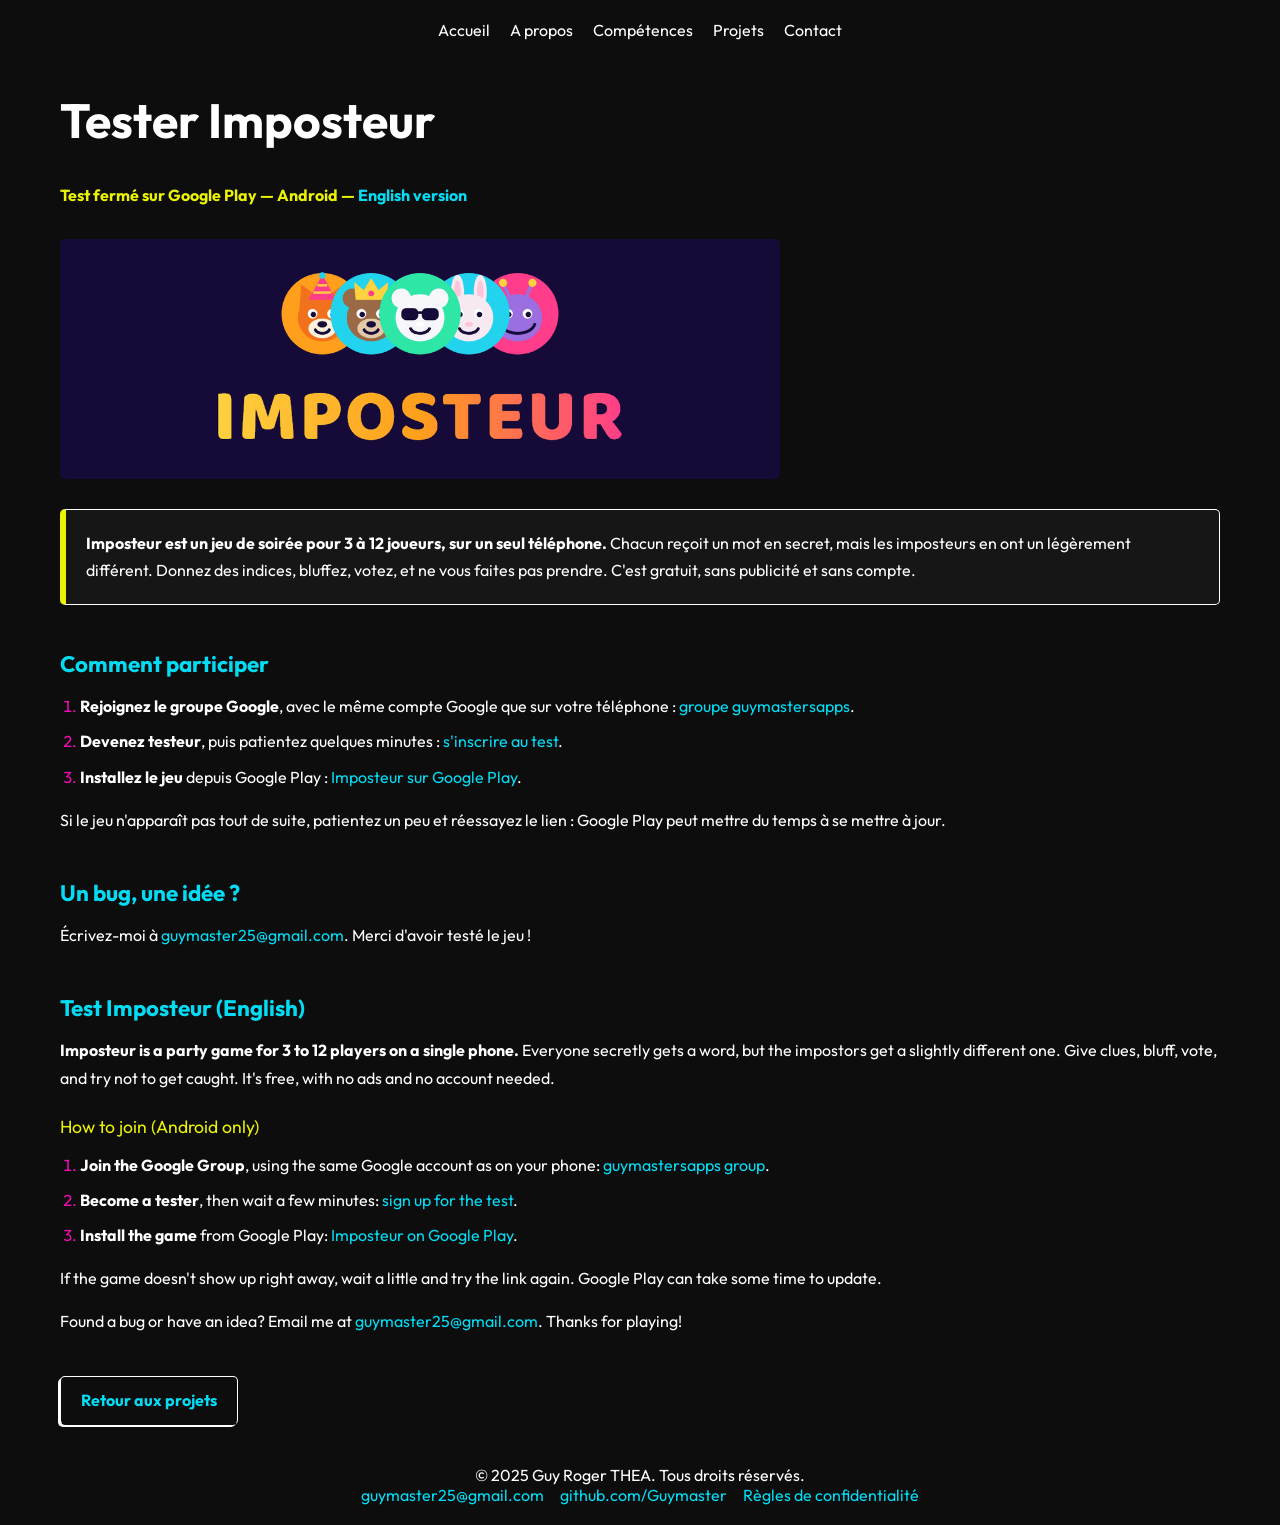
<file: imposteur/index.html>
<!DOCTYPE html>
<html lang="fr">
<head>
    <meta charset="UTF-8">
    <meta name="viewport" content="width=device-width, initial-scale=1.0">
    <meta name="description" content="Imposteur, jeu de soirée sur un seul téléphone : comment rejoindre le test sur Google Play. How to join the closed test on Google Play.">
    <meta name="robots" content="index, follow">
    <meta name="author" content="Guy Roger THEA">
    <meta name="application-name" content="Imposteur">
    <link rel="icon" href="../images/favicon-32x32.png" type="image/x-icon">
    <title>Tester Imposteur</title>
    <link rel="preconnect" href="https://fonts.googleapis.com">
    <link rel="preconnect" href="https://fonts.gstatic.com" crossorigin>
    <link href="https://fonts.googleapis.com/css2?family=Boldonse&family=Outfit:wght@100..900&display=swap" rel="stylesheet">
    <link href='https://unpkg.com/boxicons@2.1.4/css/boxicons.min.css' rel='stylesheet'>
    <link rel="stylesheet" href="../style.css">
</head>
<body>
    <header tabindex="0">
        <div class="menu-toggle">
            <i class='bx bx-menu'></i>
        </div>
        <nav>
            <ul>
                <li><a href="../index.html#home">Accueil</a></li>
                <li><a href="../index.html#apropos">A propos</a></li>
                <li><a href="../index.html#skills">Compétences</a></li>
                <li><a href="../index.html#projects">Projets</a></li>
                <li><a href="../index.html#contact">Contact</a></li>
            </ul>
        </nav>
    </header>

    <main>
        <section class="legal">
            <h2>Tester Imposteur</h2>
            <p class="legal-meta">Test fermé sur Google Play — Android — <a href="#english" hreflang="en">English version</a></p>

            <img class="test-cover" src="../images/imposteur.png" alt="Les personnages d'Imposteur au-dessus du titre du jeu">

            <div class="legal-summary">
                <p>
                    <strong>Imposteur est un jeu de soirée pour 3 à 12 joueurs, sur un seul téléphone.</strong>
                    Chacun reçoit un mot en secret, mais les imposteurs en ont un légèrement différent. Donnez des
                    indices, bluffez, votez, et ne vous faites pas prendre. C'est gratuit, sans publicité et sans
                    compte.
                </p>
            </div>

            <h3>Comment participer</h3>
            <ol class="legal-list legal-steps">
                <li>
                    <strong>Rejoignez le groupe Google</strong>, avec le même compte Google que sur votre téléphone :
                    <a href="https://groups.google.com/g/guymastersapps">groupe guymastersapps</a>.
                </li>
                <li>
                    <strong>Devenez testeur</strong>, puis patientez quelques minutes :
                    <a href="https://play.google.com/apps/testing/com.guymaster.imposteur">s'inscrire au test</a>.
                </li>
                <li>
                    <strong>Installez le jeu</strong> depuis Google Play :
                    <a href="https://play.google.com/store/apps/details?id=com.guymaster.imposteur">Imposteur sur Google Play</a>.
                </li>
            </ol>
            <p>
                Si le jeu n'apparaît pas tout de suite, patientez un peu et réessayez le lien : Google Play peut
                mettre du temps à se mettre à jour.
            </p>

            <h3>Un bug, une idée ?</h3>
            <p>
                Écrivez-moi à <a href="mailto:guymaster25@gmail.com">guymaster25@gmail.com</a>. Merci d'avoir testé le jeu !
            </p>

            <h3 id="english" lang="en">Test Imposteur (English)</h3>
            <div lang="en">
                <p>
                    <strong>Imposteur is a party game for 3 to 12 players on a single phone.</strong>
                    Everyone secretly gets a word, but the impostors get a slightly different one. Give clues,
                    bluff, vote, and try not to get caught. It's free, with no ads and no account needed.
                </p>
                <p class="legal-subtitle">How to join (Android only)</p>
                <ol class="legal-list legal-steps">
                    <li>
                        <strong>Join the Google Group</strong>, using the same Google account as on your phone:
                        <a href="https://groups.google.com/g/guymastersapps">guymastersapps group</a>.
                    </li>
                    <li>
                        <strong>Become a tester</strong>, then wait a few minutes:
                        <a href="https://play.google.com/apps/testing/com.guymaster.imposteur">sign up for the test</a>.
                    </li>
                    <li>
                        <strong>Install the game</strong> from Google Play:
                        <a href="https://play.google.com/store/apps/details?id=com.guymaster.imposteur">Imposteur on Google Play</a>.
                    </li>
                </ol>
                <p>
                    If the game doesn't show up right away, wait a little and try the link again. Google Play can
                    take some time to update.
                </p>
                <p>
                    Found a bug or have an idea? Email me at
                    <a href="mailto:guymaster25@gmail.com">guymaster25@gmail.com</a>. Thanks for playing!
                </p>
            </div>

            <a href="../index.html#projects" class="home-cta legal-back">Retour aux projets</a>
        </section>
    </main>

    <footer class="text-center">
        <p>
            &copy; 2025 Guy Roger THEA. Tous droits réservés.
        </p>
        <p> <a href="mailto:guymaster25@gmail.com">guymaster25@gmail.com</a>
             &ThickSpace;&ThickSpace;
            <a href="https://github.com/Guymaster">github.com/Guymaster</a>
             &ThickSpace;&ThickSpace;
            <a href="confidentialite.html">Règles de confidentialité</a>
        </p>
    </footer>

    <script src="../script.js"></script>
</body>
</html>
</file>
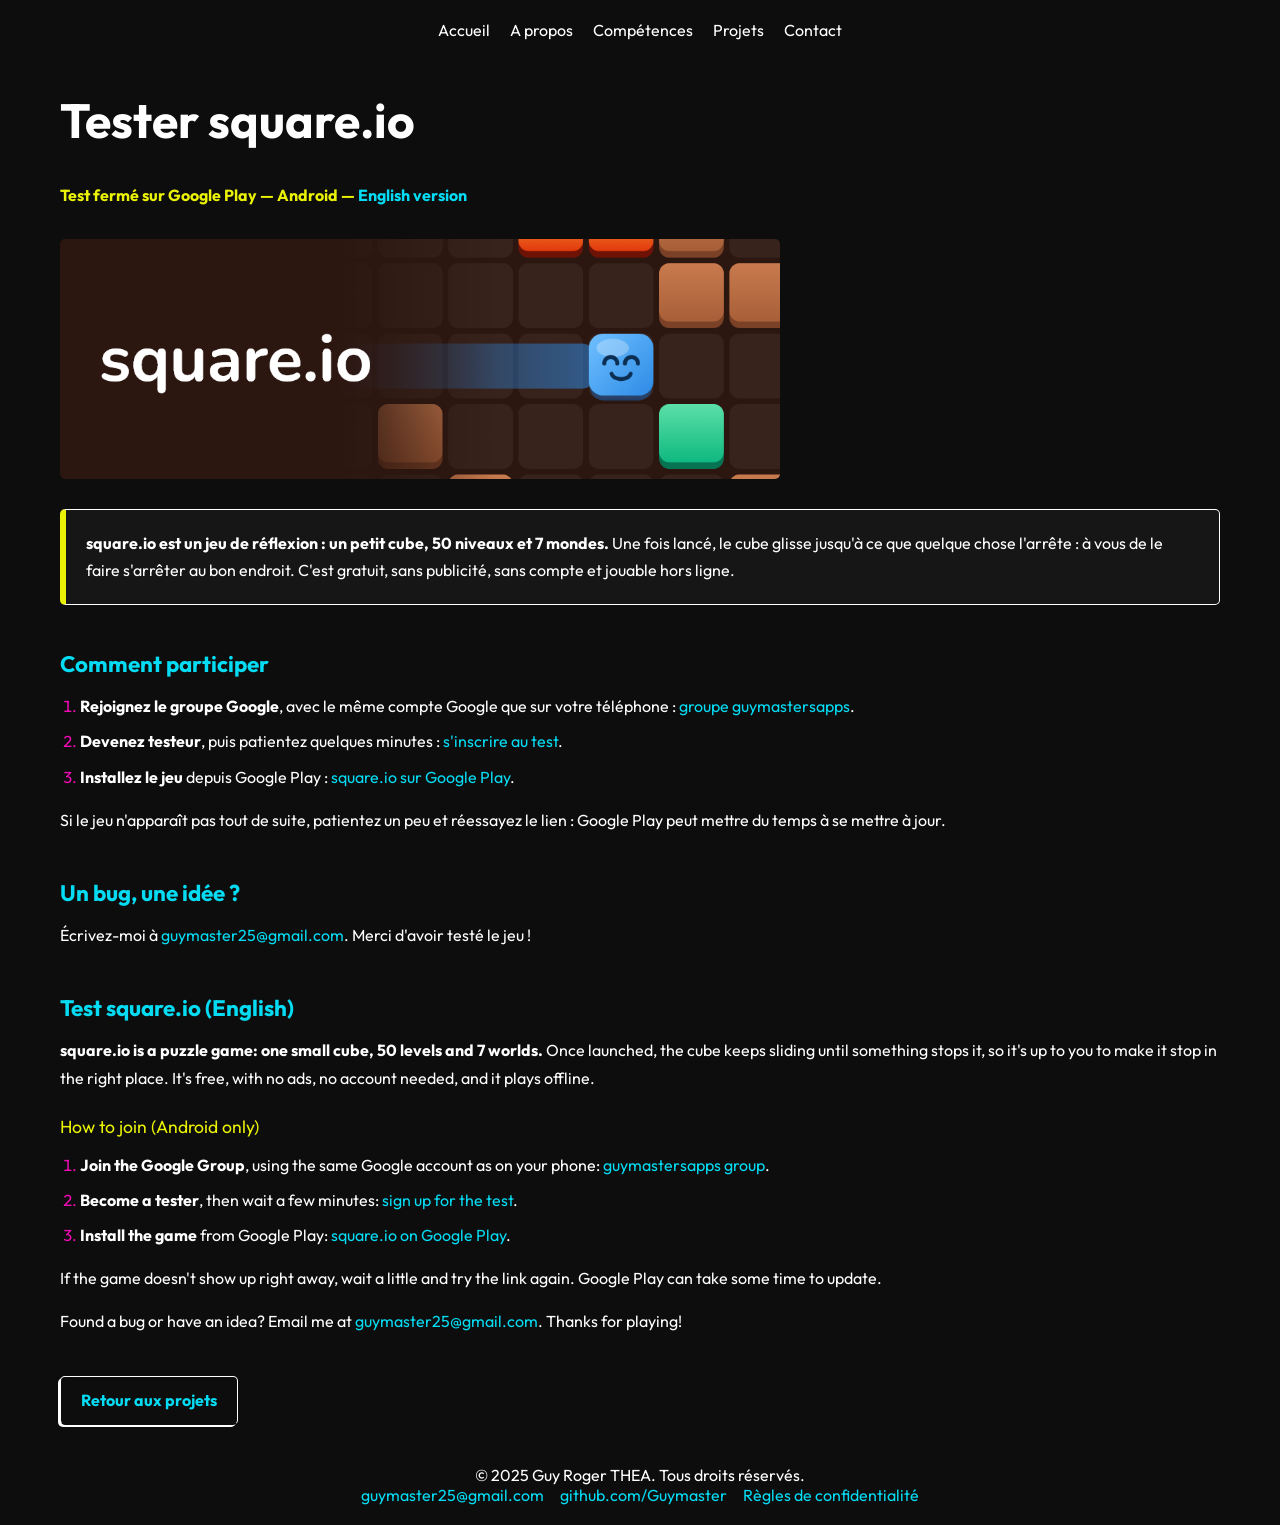
<file: squareio/index.html>
<!DOCTYPE html>
<html lang="fr">
<head>
    <meta charset="UTF-8">
    <meta name="viewport" content="width=device-width, initial-scale=1.0">
    <meta name="description" content="square.io, jeu de réflexion avec un petit cube : comment rejoindre le test sur Google Play. How to join the closed test on Google Play.">
    <meta name="robots" content="index, follow">
    <meta name="author" content="Guy Roger THEA">
    <meta name="application-name" content="square.io">
    <link rel="icon" href="../images/favicon-32x32.png" type="image/x-icon">
    <title>Tester square.io</title>
    <link rel="preconnect" href="https://fonts.googleapis.com">
    <link rel="preconnect" href="https://fonts.gstatic.com" crossorigin>
    <link href="https://fonts.googleapis.com/css2?family=Boldonse&family=Outfit:wght@100..900&display=swap" rel="stylesheet">
    <link href='https://unpkg.com/boxicons@2.1.4/css/boxicons.min.css' rel='stylesheet'>
    <link rel="stylesheet" href="../style.css">
</head>
<body>
    <header tabindex="0">
        <div class="menu-toggle">
            <i class='bx bx-menu'></i>
        </div>
        <nav>
            <ul>
                <li><a href="../index.html#home">Accueil</a></li>
                <li><a href="../index.html#apropos">A propos</a></li>
                <li><a href="../index.html#skills">Compétences</a></li>
                <li><a href="../index.html#projects">Projets</a></li>
                <li><a href="../index.html#contact">Contact</a></li>
            </ul>
        </nav>
    </header>

    <main>
        <section class="legal">
            <h2>Tester square.io</h2>
            <p class="legal-meta">Test fermé sur Google Play — Android — <a href="#english" hreflang="en">English version</a></p>

            <img class="test-cover" src="../images/squareio.png" alt="Le cube de square.io glissant sur le plateau, à côté du titre du jeu">

            <div class="legal-summary">
                <p>
                    <strong>square.io est un jeu de réflexion : un petit cube, 50 niveaux et 7 mondes.</strong>
                    Une fois lancé, le cube glisse jusqu'à ce que quelque chose l'arrête : à vous de le faire
                    s'arrêter au bon endroit. C'est gratuit, sans publicité, sans compte et jouable hors ligne.
                </p>
            </div>

            <h3>Comment participer</h3>
            <ol class="legal-list legal-steps">
                <li>
                    <strong>Rejoignez le groupe Google</strong>, avec le même compte Google que sur votre téléphone :
                    <a href="https://groups.google.com/g/guymastersapps">groupe guymastersapps</a>.
                </li>
                <li>
                    <strong>Devenez testeur</strong>, puis patientez quelques minutes :
                    <a href="https://play.google.com/apps/testing/com.guymaster.squareio">s'inscrire au test</a>.
                </li>
                <li>
                    <strong>Installez le jeu</strong> depuis Google Play :
                    <a href="https://play.google.com/store/apps/details?id=com.guymaster.squareio">square.io sur Google Play</a>.
                </li>
            </ol>
            <p>
                Si le jeu n'apparaît pas tout de suite, patientez un peu et réessayez le lien : Google Play peut
                mettre du temps à se mettre à jour.
            </p>

            <h3>Un bug, une idée ?</h3>
            <p>
                Écrivez-moi à <a href="mailto:guymaster25@gmail.com">guymaster25@gmail.com</a>. Merci d'avoir testé le jeu !
            </p>

            <h3 id="english" lang="en">Test square.io (English)</h3>
            <div lang="en">
                <p>
                    <strong>square.io is a puzzle game: one small cube, 50 levels and 7 worlds.</strong>
                    Once launched, the cube keeps sliding until something stops it, so it's up to you to make it
                    stop in the right place. It's free, with no ads, no account needed, and it plays offline.
                </p>
                <p class="legal-subtitle">How to join (Android only)</p>
                <ol class="legal-list legal-steps">
                    <li>
                        <strong>Join the Google Group</strong>, using the same Google account as on your phone:
                        <a href="https://groups.google.com/g/guymastersapps">guymastersapps group</a>.
                    </li>
                    <li>
                        <strong>Become a tester</strong>, then wait a few minutes:
                        <a href="https://play.google.com/apps/testing/com.guymaster.squareio">sign up for the test</a>.
                    </li>
                    <li>
                        <strong>Install the game</strong> from Google Play:
                        <a href="https://play.google.com/store/apps/details?id=com.guymaster.squareio">square.io on Google Play</a>.
                    </li>
                </ol>
                <p>
                    If the game doesn't show up right away, wait a little and try the link again. Google Play can
                    take some time to update.
                </p>
                <p>
                    Found a bug or have an idea? Email me at
                    <a href="mailto:guymaster25@gmail.com">guymaster25@gmail.com</a>. Thanks for playing!
                </p>
            </div>

            <a href="../index.html#projects" class="home-cta legal-back">Retour aux projets</a>
        </section>
    </main>

    <footer class="text-center">
        <p>
            &copy; 2025 Guy Roger THEA. Tous droits réservés.
        </p>
        <p> <a href="mailto:guymaster25@gmail.com">guymaster25@gmail.com</a>
             &ThickSpace;&ThickSpace;
            <a href="https://github.com/Guymaster">github.com/Guymaster</a>
             &ThickSpace;&ThickSpace;
            <a href="confidentialite.html">Règles de confidentialité</a>
        </p>
    </footer>

    <script src="../script.js"></script>
</body>
</html>
</file>
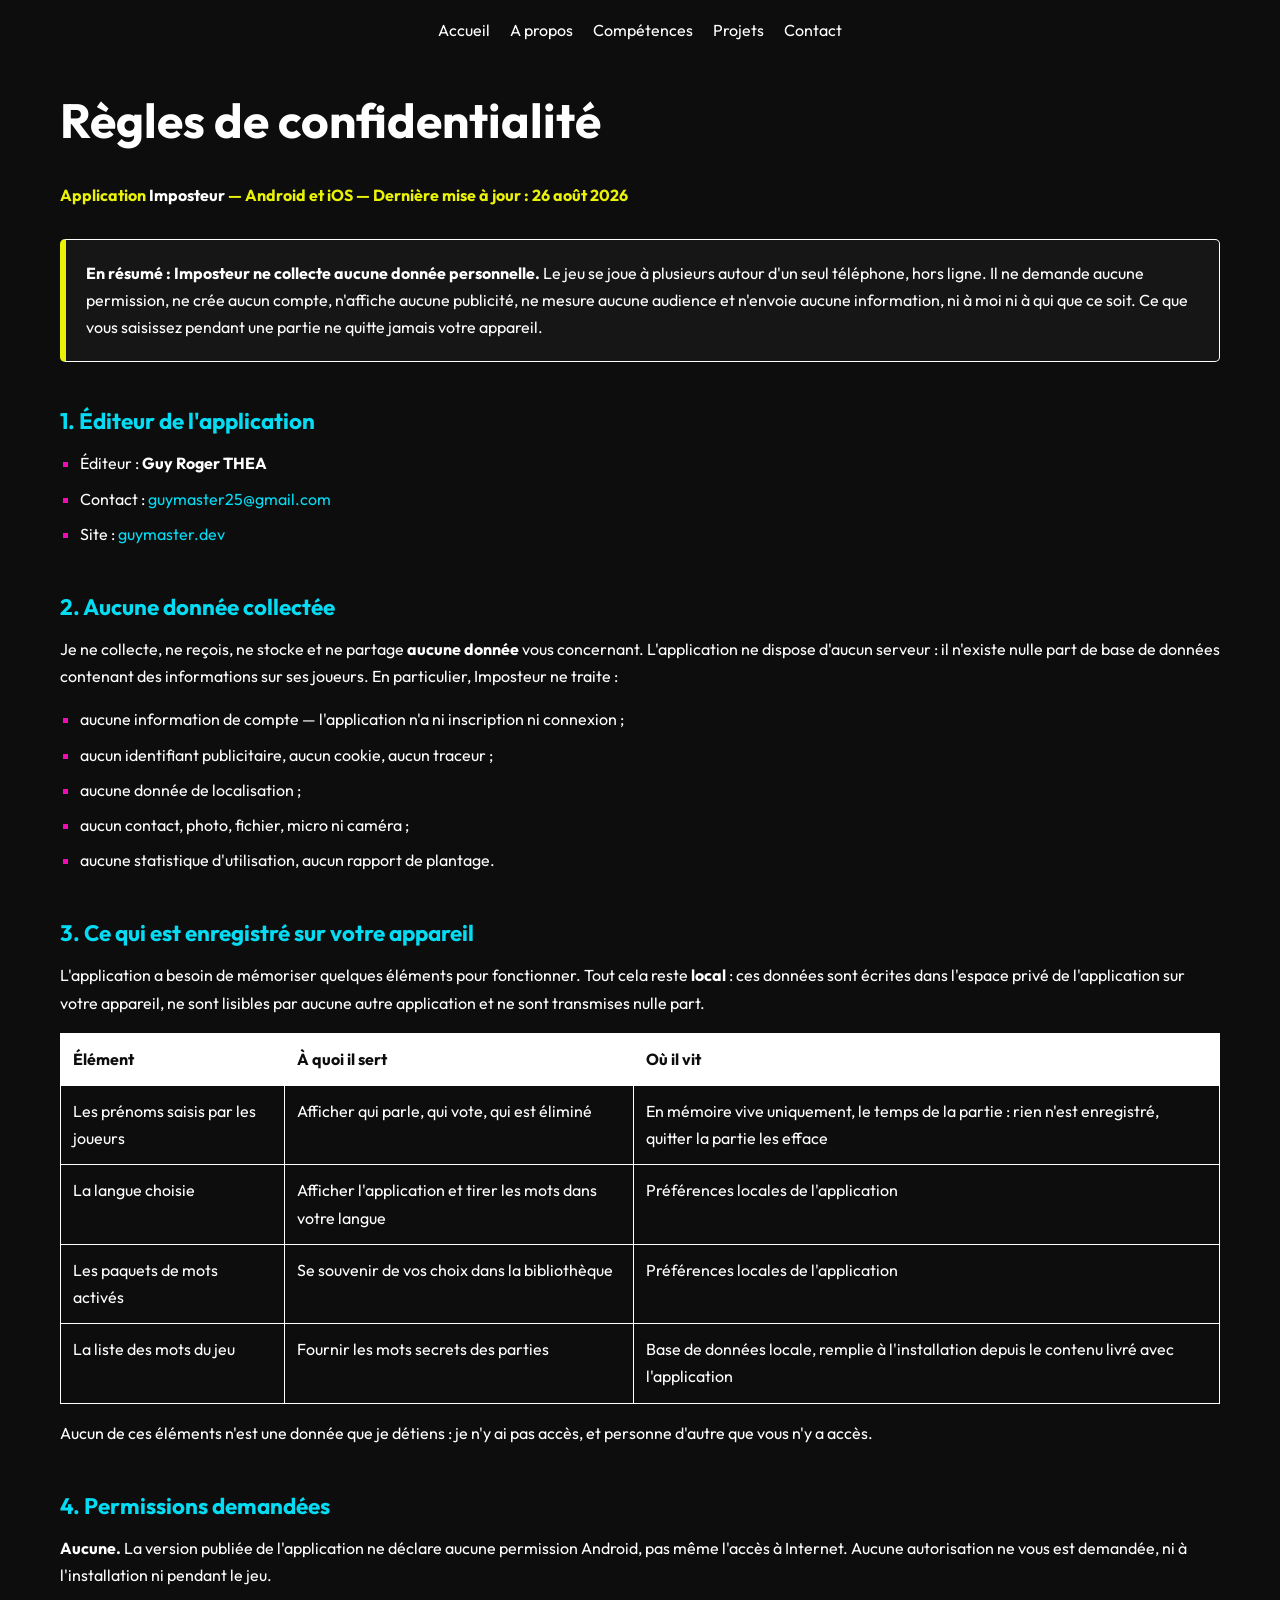
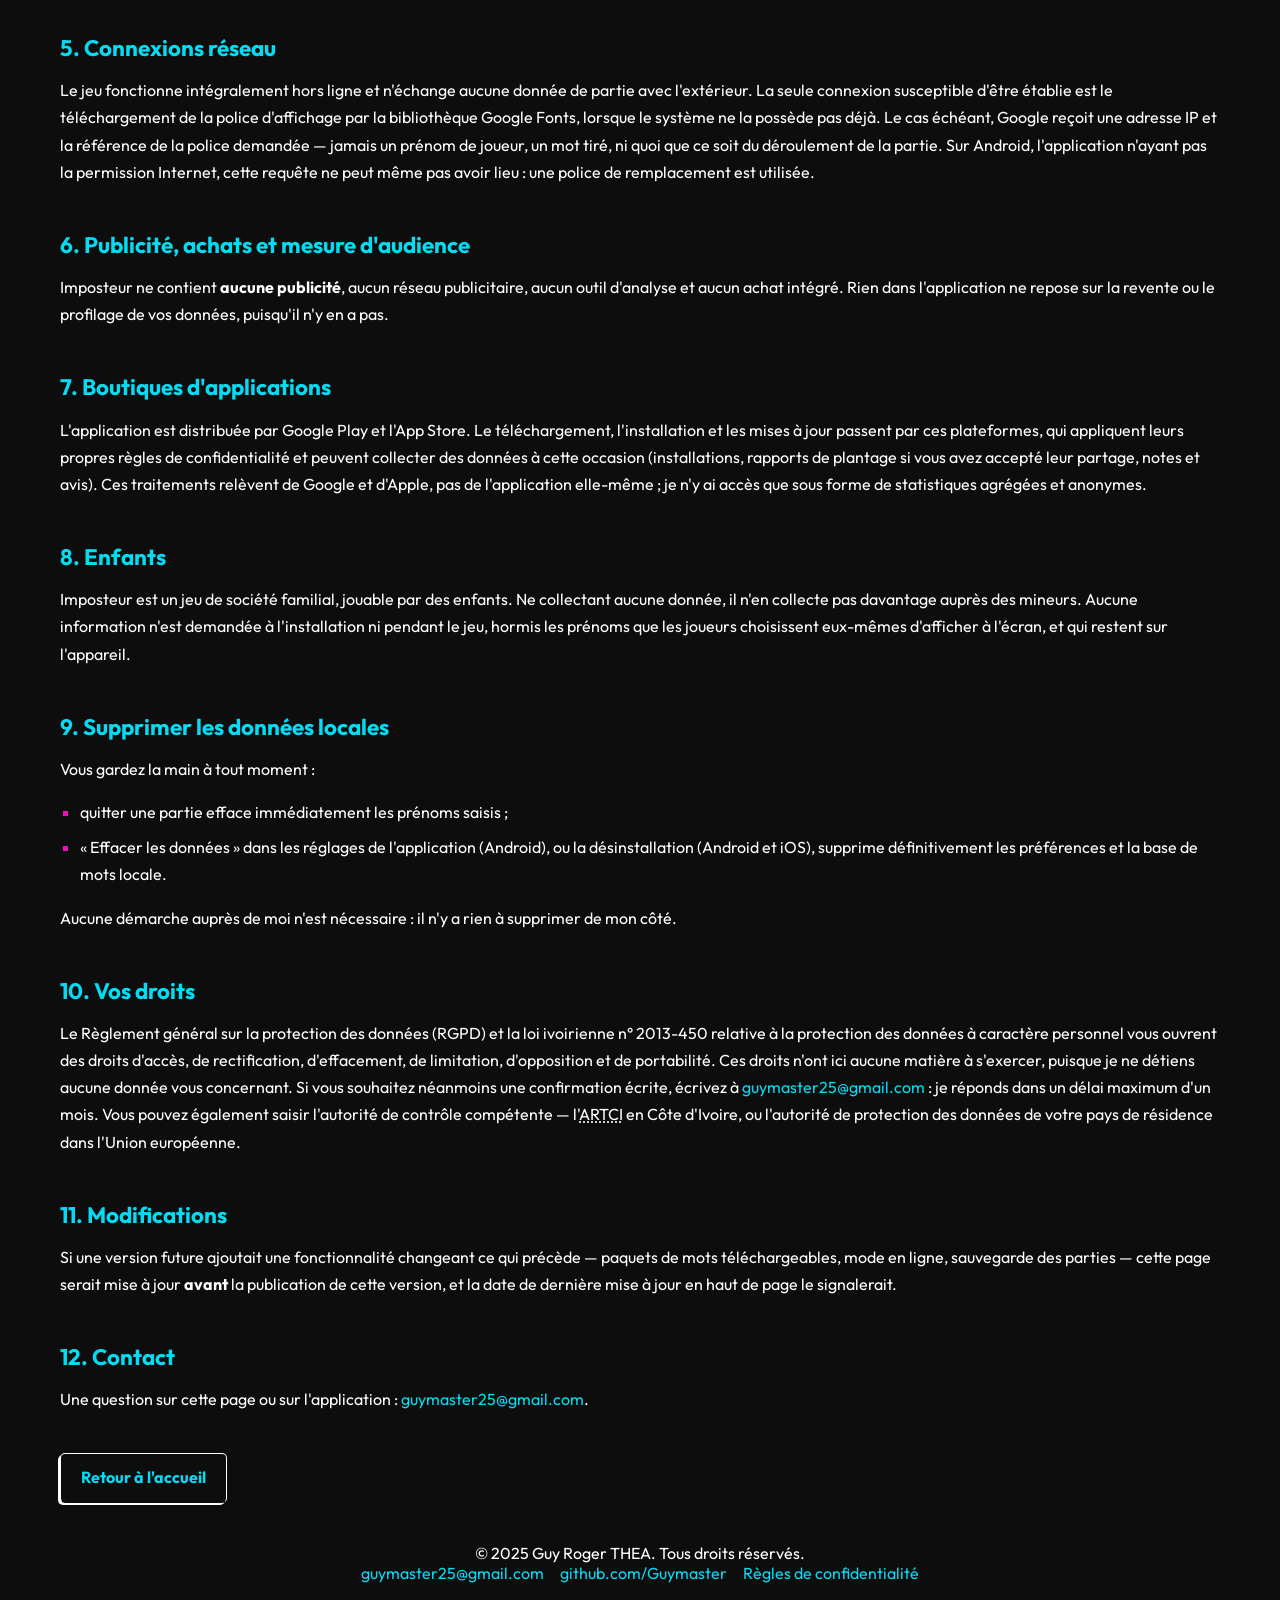
<file: imposteur/confidentialite.html>
<!DOCTYPE html>
<html lang="fr">
<head>
    <meta charset="UTF-8">
    <meta name="viewport" content="width=device-width, initial-scale=1.0">
    <meta name="description" content="Règles de confidentialité de l'application Imposteur : le jeu ne collecte aucune donnée personnelle, tout reste sur votre appareil.">
    <meta name="robots" content="index, follow">
    <meta name="author" content="Guy Roger THEA">
    <meta name="application-name" content="Imposteur">
    <link rel="icon" href="../images/favicon-32x32.png" type="image/x-icon">
    <title>Règles de confidentialité — Imposteur</title>
    <link rel="preconnect" href="https://fonts.googleapis.com">
    <link rel="preconnect" href="https://fonts.gstatic.com" crossorigin>
    <link href="https://fonts.googleapis.com/css2?family=Boldonse&family=Outfit:wght@100..900&display=swap" rel="stylesheet">
    <link href='https://unpkg.com/boxicons@2.1.4/css/boxicons.min.css' rel='stylesheet'>
    <link rel="stylesheet" href="../style.css">
</head>
<body>
    <header tabindex="0">
        <div class="menu-toggle">
            <i class='bx bx-menu'></i>
        </div>
        <nav>
            <ul>
                <li><a href="../index.html#home">Accueil</a></li>
                <li><a href="../index.html#apropos">A propos</a></li>
                <li><a href="../index.html#skills">Compétences</a></li>
                <li><a href="../index.html#projects">Projets</a></li>
                <li><a href="../index.html#contact">Contact</a></li>
            </ul>
        </nav>
    </header>

    <main>
        <section class="legal">
            <h2>Règles de confidentialité</h2>
            <p class="legal-meta">Application <strong>Imposteur</strong> — Android et iOS — Dernière mise à jour : 26 août 2026</p>

            <div class="legal-summary">
                <p>
                    <strong>En résumé : Imposteur ne collecte aucune donnée personnelle.</strong>
                    Le jeu se joue à plusieurs autour d'un seul téléphone, hors ligne. Il ne demande aucune
                    permission, ne crée aucun compte, n'affiche aucune publicité, ne mesure aucune audience et
                    n'envoie aucune information, ni à moi ni à qui que ce soit. Ce que vous saisissez pendant une
                    partie ne quitte jamais votre appareil.
                </p>
            </div>

            <h3>1. Éditeur de l'application</h3>
            <ul class="legal-list">
                <li>Éditeur : <strong>Guy Roger THEA</strong></li>
                <li>Contact : <a href="mailto:guymaster25@gmail.com">guymaster25@gmail.com</a></li>
                <li>Site : <a href="https://guymaster.dev">guymaster.dev</a></li>
            </ul>

            <h3>2. Aucune donnée collectée</h3>
            <p>
                Je ne collecte, ne reçois, ne stocke et ne partage <strong>aucune donnée</strong> vous concernant.
                L'application ne dispose d'aucun serveur : il n'existe nulle part de base de données contenant des
                informations sur ses joueurs. En particulier, Imposteur ne traite&nbsp;:
            </p>
            <ul class="legal-list">
                <li>aucune information de compte — l'application n'a ni inscription ni connexion ;</li>
                <li>aucun identifiant publicitaire, aucun cookie, aucun traceur ;</li>
                <li>aucune donnée de localisation ;</li>
                <li>aucun contact, photo, fichier, micro ni caméra ;</li>
                <li>aucune statistique d'utilisation, aucun rapport de plantage.</li>
            </ul>

            <h3>3. Ce qui est enregistré sur votre appareil</h3>
            <p>
                L'application a besoin de mémoriser quelques éléments pour fonctionner. Tout cela reste
                <strong>local</strong> : ces données sont écrites dans l'espace privé de l'application sur votre
                appareil, ne sont lisibles par aucune autre application et ne sont transmises nulle part.
            </p>
            <div class="legal-table-wrap">
                <table class="legal-table">
                    <thead>
                        <tr>
                            <th>Élément</th>
                            <th>À quoi il sert</th>
                            <th>Où il vit</th>
                        </tr>
                    </thead>
                    <tbody>
                        <tr>
                            <td>Les prénoms saisis par les joueurs</td>
                            <td>Afficher qui parle, qui vote, qui est éliminé</td>
                            <td>En mémoire vive uniquement, le temps de la partie : rien n'est enregistré, quitter la partie les efface</td>
                        </tr>
                        <tr>
                            <td>La langue choisie</td>
                            <td>Afficher l'application et tirer les mots dans votre langue</td>
                            <td>Préférences locales de l'application</td>
                        </tr>
                        <tr>
                            <td>Les paquets de mots activés</td>
                            <td>Se souvenir de vos choix dans la bibliothèque</td>
                            <td>Préférences locales de l'application</td>
                        </tr>
                        <tr>
                            <td>La liste des mots du jeu</td>
                            <td>Fournir les mots secrets des parties</td>
                            <td>Base de données locale, remplie à l'installation depuis le contenu livré avec l'application</td>
                        </tr>
                    </tbody>
                </table>
            </div>
            <p>
                Aucun de ces éléments n'est une donnée que je détiens : je n'y ai pas accès, et personne d'autre
                que vous n'y a accès.
            </p>

            <h3>4. Permissions demandées</h3>
            <p>
                <strong>Aucune.</strong> La version publiée de l'application ne déclare aucune permission Android,
                pas même l'accès à Internet. Aucune autorisation ne vous est demandée, ni à l'installation ni
                pendant le jeu.
            </p>

            <h3>5. Connexions réseau</h3>
            <p>
                Le jeu fonctionne intégralement hors ligne et n'échange aucune donnée de partie avec l'extérieur.
                La seule connexion susceptible d'être établie est le téléchargement de la police d'affichage par la
                bibliothèque Google Fonts, lorsque le système ne la possède pas déjà. Le cas échéant, Google reçoit
                une adresse IP et la référence de la police demandée — jamais un prénom de joueur, un mot tiré, ni
                quoi que ce soit du déroulement de la partie. Sur Android, l'application n'ayant pas la permission
                Internet, cette requête ne peut même pas avoir lieu : une police de remplacement est utilisée.
            </p>

            <h3>6. Publicité, achats et mesure d'audience</h3>
            <p>
                Imposteur ne contient <strong>aucune publicité</strong>, aucun réseau publicitaire, aucun outil
                d'analyse et aucun achat intégré. Rien dans l'application ne repose sur la revente ou le profilage
                de vos données, puisqu'il n'y en a pas.
            </p>

            <h3>7. Boutiques d'applications</h3>
            <p>
                L'application est distribuée par Google Play et l'App Store. Le téléchargement, l'installation et
                les mises à jour passent par ces plateformes, qui appliquent leurs propres règles de confidentialité
                et peuvent collecter des données à cette occasion (installations, rapports de plantage si vous avez
                accepté leur partage, notes et avis). Ces traitements relèvent de Google et d'Apple, pas de
                l'application elle-même ; je n'y ai accès que sous forme de statistiques agrégées et anonymes.
            </p>

            <h3>8. Enfants</h3>
            <p>
                Imposteur est un jeu de société familial, jouable par des enfants. Ne collectant aucune donnée, il
                n'en collecte pas davantage auprès des mineurs. Aucune information n'est demandée à l'installation
                ni pendant le jeu, hormis les prénoms que les joueurs choisissent eux-mêmes d'afficher à l'écran, et
                qui restent sur l'appareil.
            </p>

            <h3>9. Supprimer les données locales</h3>
            <p>Vous gardez la main à tout moment&nbsp;:</p>
            <ul class="legal-list">
                <li>quitter une partie efface immédiatement les prénoms saisis ;</li>
                <li>
                    «&nbsp;Effacer les données&nbsp;» dans les réglages de l'application (Android), ou la
                    désinstallation (Android et iOS), supprime définitivement les préférences et la base de mots
                    locale.
                </li>
            </ul>
            <p>Aucune démarche auprès de moi n'est nécessaire : il n'y a rien à supprimer de mon côté.</p>

            <h3>10. Vos droits</h3>
            <p>
                Le Règlement général sur la protection des données (RGPD) et la loi ivoirienne
                n°&nbsp;2013-450 relative à la protection des données à caractère personnel vous ouvrent des droits
                d'accès, de rectification, d'effacement, de limitation, d'opposition et de portabilité. Ces droits
                n'ont ici aucune matière à s'exercer, puisque je ne détiens aucune donnée vous concernant. Si vous
                souhaitez néanmoins une confirmation écrite, écrivez à
                <a href="mailto:guymaster25@gmail.com">guymaster25@gmail.com</a> : je réponds dans un délai maximum
                d'un mois. Vous pouvez également saisir l'autorité de contrôle compétente —
                l'<abbr title="Autorité de Régulation des Télécommunications/TIC de Côte d'Ivoire">ARTCI</abbr> en
                Côte d'Ivoire, ou l'autorité de protection des données de votre pays de résidence dans l'Union
                européenne.
            </p>

            <h3>11. Modifications</h3>
            <p>
                Si une version future ajoutait une fonctionnalité changeant ce qui précède — paquets de mots
                téléchargeables, mode en ligne, sauvegarde des parties — cette page serait mise à jour
                <strong>avant</strong> la publication de cette version, et la date de dernière mise à jour en haut
                de page le signalerait.
            </p>

            <h3>12. Contact</h3>
            <p>
                Une question sur cette page ou sur l'application&nbsp;:
                <a href="mailto:guymaster25@gmail.com">guymaster25@gmail.com</a>.
            </p>

            <a href="../index.html#home" class="home-cta legal-back">Retour à l'accueil</a>
        </section>
    </main>

    <footer class="text-center">
        <p>
            &copy; 2025 Guy Roger THEA. Tous droits réservés.
        </p>
        <p> <a href="mailto:guymaster25@gmail.com">guymaster25@gmail.com</a>
             &ThickSpace;&ThickSpace;
            <a href="https://github.com/Guymaster">github.com/Guymaster</a>
             &ThickSpace;&ThickSpace;
            <a href="confidentialite.html">Règles de confidentialité</a>
        </p>
    </footer>

    <script src="../script.js"></script>
</body>
</html>
</file>
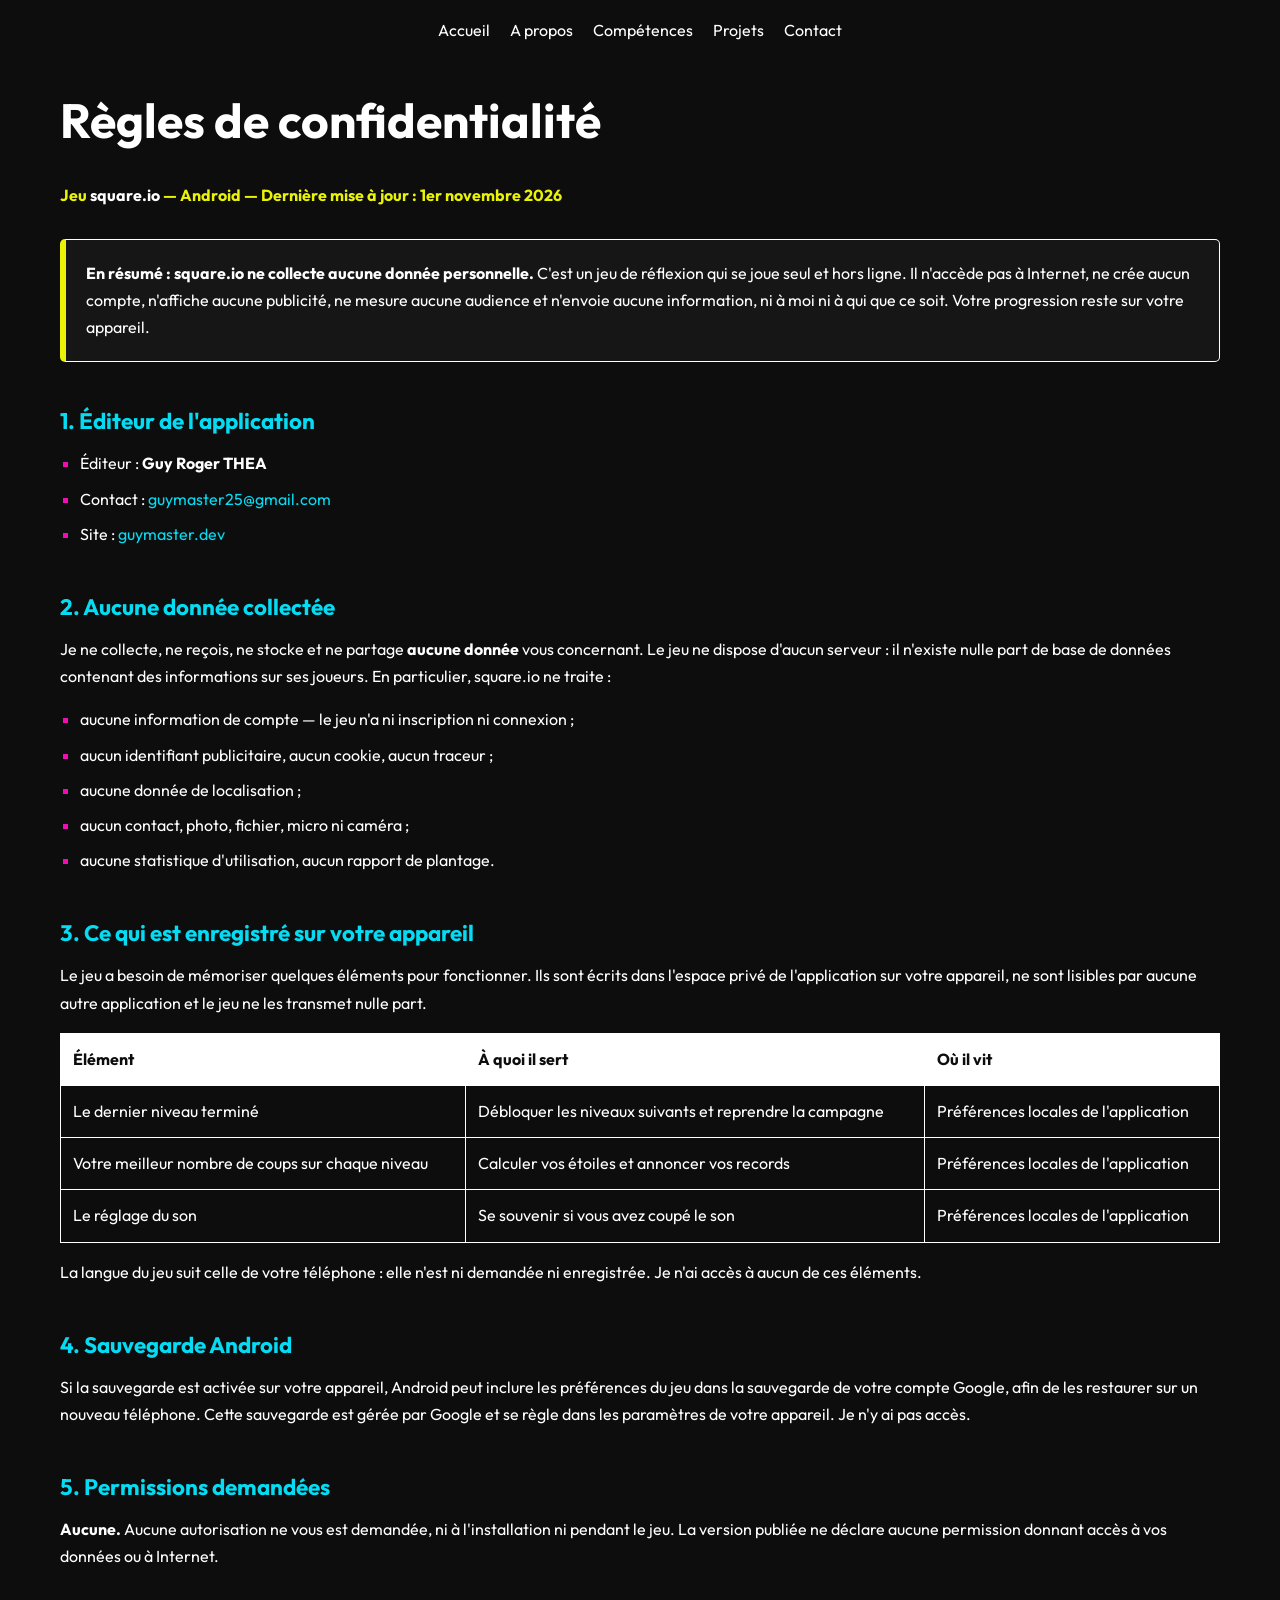
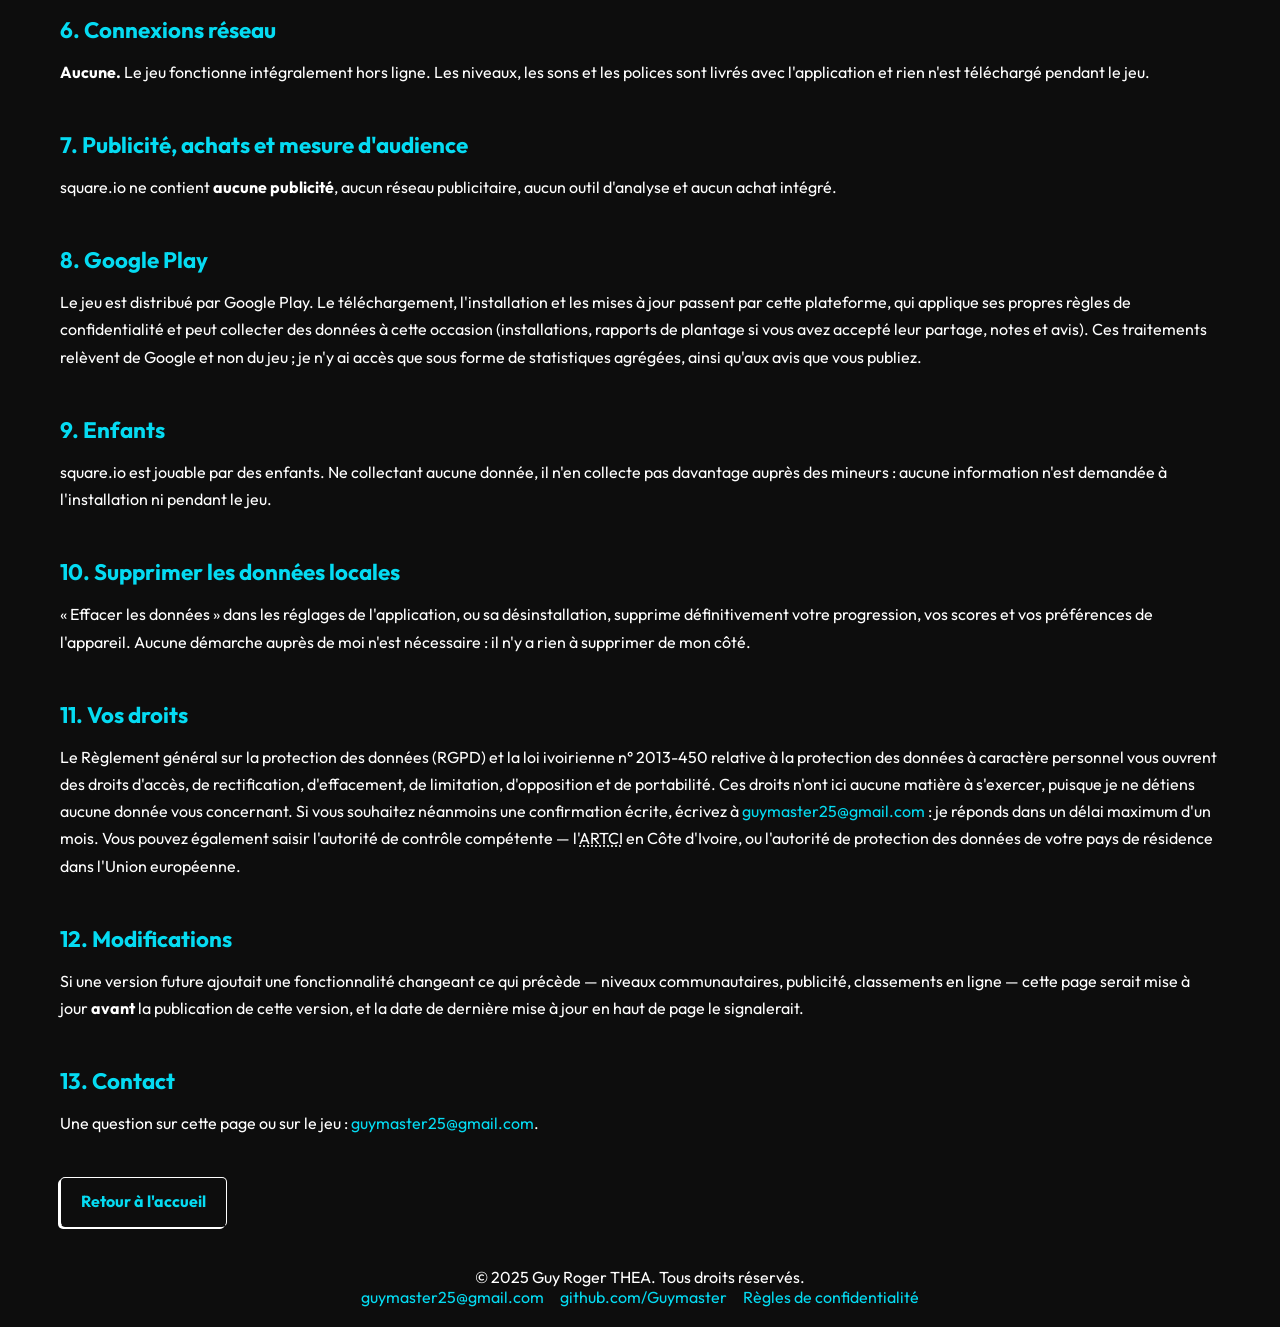
<file: squareio/confidentialite.html>
<!DOCTYPE html>
<html lang="fr">
<head>
    <meta charset="UTF-8">
    <meta name="viewport" content="width=device-width, initial-scale=1.0">
    <meta name="description" content="Règles de confidentialité du jeu square.io : le jeu ne collecte aucune donnée personnelle, votre progression reste sur votre appareil.">
    <meta name="robots" content="index, follow">
    <meta name="author" content="Guy Roger THEA">
    <meta name="application-name" content="square.io">
    <link rel="icon" href="../images/favicon-32x32.png" type="image/x-icon">
    <title>Règles de confidentialité — square.io</title>
    <link rel="preconnect" href="https://fonts.googleapis.com">
    <link rel="preconnect" href="https://fonts.gstatic.com" crossorigin>
    <link href="https://fonts.googleapis.com/css2?family=Boldonse&family=Outfit:wght@100..900&display=swap" rel="stylesheet">
    <link href='https://unpkg.com/boxicons@2.1.4/css/boxicons.min.css' rel='stylesheet'>
    <link rel="stylesheet" href="../style.css">
</head>
<body>
    <header tabindex="0">
        <div class="menu-toggle">
            <i class='bx bx-menu'></i>
        </div>
        <nav>
            <ul>
                <li><a href="../index.html#home">Accueil</a></li>
                <li><a href="../index.html#apropos">A propos</a></li>
                <li><a href="../index.html#skills">Compétences</a></li>
                <li><a href="../index.html#projects">Projets</a></li>
                <li><a href="../index.html#contact">Contact</a></li>
            </ul>
        </nav>
    </header>

    <main>
        <section class="legal">
            <h2>Règles de confidentialité</h2>
            <p class="legal-meta">Jeu <strong>square.io</strong> — Android — Dernière mise à jour : 1er novembre 2026</p>

            <div class="legal-summary">
                <p>
                    <strong>En résumé : square.io ne collecte aucune donnée personnelle.</strong>
                    C'est un jeu de réflexion qui se joue seul et hors ligne. Il n'accède pas à Internet, ne crée
                    aucun compte, n'affiche aucune publicité, ne mesure aucune audience et n'envoie aucune
                    information, ni à moi ni à qui que ce soit. Votre progression reste sur votre appareil.
                </p>
            </div>

            <h3>1. Éditeur de l'application</h3>
            <ul class="legal-list">
                <li>Éditeur : <strong>Guy Roger THEA</strong></li>
                <li>Contact : <a href="mailto:guymaster25@gmail.com">guymaster25@gmail.com</a></li>
                <li>Site : <a href="https://guymaster.dev">guymaster.dev</a></li>
            </ul>

            <h3>2. Aucune donnée collectée</h3>
            <p>
                Je ne collecte, ne reçois, ne stocke et ne partage <strong>aucune donnée</strong> vous concernant.
                Le jeu ne dispose d'aucun serveur : il n'existe nulle part de base de données contenant des
                informations sur ses joueurs. En particulier, square.io ne traite&nbsp;:
            </p>
            <ul class="legal-list">
                <li>aucune information de compte — le jeu n'a ni inscription ni connexion ;</li>
                <li>aucun identifiant publicitaire, aucun cookie, aucun traceur ;</li>
                <li>aucune donnée de localisation ;</li>
                <li>aucun contact, photo, fichier, micro ni caméra ;</li>
                <li>aucune statistique d'utilisation, aucun rapport de plantage.</li>
            </ul>

            <h3>3. Ce qui est enregistré sur votre appareil</h3>
            <p>
                Le jeu a besoin de mémoriser quelques éléments pour fonctionner. Ils sont écrits dans l'espace
                privé de l'application sur votre appareil, ne sont lisibles par aucune autre application et le
                jeu ne les transmet nulle part.
            </p>
            <div class="legal-table-wrap">
                <table class="legal-table">
                    <thead>
                        <tr>
                            <th>Élément</th>
                            <th>À quoi il sert</th>
                            <th>Où il vit</th>
                        </tr>
                    </thead>
                    <tbody>
                        <tr>
                            <td>Le dernier niveau terminé</td>
                            <td>Débloquer les niveaux suivants et reprendre la campagne</td>
                            <td>Préférences locales de l'application</td>
                        </tr>
                        <tr>
                            <td>Votre meilleur nombre de coups sur chaque niveau</td>
                            <td>Calculer vos étoiles et annoncer vos records</td>
                            <td>Préférences locales de l'application</td>
                        </tr>
                        <tr>
                            <td>Le réglage du son</td>
                            <td>Se souvenir si vous avez coupé le son</td>
                            <td>Préférences locales de l'application</td>
                        </tr>
                    </tbody>
                </table>
            </div>
            <p>
                La langue du jeu suit celle de votre téléphone : elle n'est ni demandée ni enregistrée. Je n'ai
                accès à aucun de ces éléments.
            </p>

            <h3>4. Sauvegarde Android</h3>
            <p>
                Si la sauvegarde est activée sur votre appareil, Android peut inclure les préférences du jeu dans
                la sauvegarde de votre compte Google, afin de les restaurer sur un nouveau téléphone. Cette
                sauvegarde est gérée par Google et se règle dans les paramètres de votre appareil. Je n'y ai pas
                accès.
            </p>

            <h3>5. Permissions demandées</h3>
            <p>
                <strong>Aucune.</strong> Aucune autorisation ne vous est demandée, ni à l'installation ni pendant
                le jeu. La version publiée ne déclare aucune permission donnant accès à vos données ou à Internet.
            </p>

            <h3>6. Connexions réseau</h3>
            <p>
                <strong>Aucune.</strong> Le jeu fonctionne intégralement hors ligne. Les niveaux, les sons et les
                polices sont livrés avec l'application et rien n'est téléchargé pendant le jeu.
            </p>

            <h3>7. Publicité, achats et mesure d'audience</h3>
            <p>
                square.io ne contient <strong>aucune publicité</strong>, aucun réseau publicitaire, aucun outil
                d'analyse et aucun achat intégré.
            </p>

            <h3>8. Google Play</h3>
            <p>
                Le jeu est distribué par Google Play. Le téléchargement, l'installation et les mises à jour passent
                par cette plateforme, qui applique ses propres règles de confidentialité et peut collecter des
                données à cette occasion (installations, rapports de plantage si vous avez accepté leur partage,
                notes et avis). Ces traitements relèvent de Google et non du jeu ; je n'y ai accès que sous forme
                de statistiques agrégées, ainsi qu'aux avis que vous publiez.
            </p>

            <h3>9. Enfants</h3>
            <p>
                square.io est jouable par des enfants. Ne collectant aucune donnée, il n'en collecte pas davantage
                auprès des mineurs : aucune information n'est demandée à l'installation ni pendant le jeu.
            </p>

            <h3>10. Supprimer les données locales</h3>
            <p>
                «&nbsp;Effacer les données&nbsp;» dans les réglages de l'application, ou sa désinstallation,
                supprime définitivement votre progression, vos scores et vos préférences de l'appareil. Aucune
                démarche auprès de moi n'est nécessaire : il n'y a rien à supprimer de mon côté.
            </p>

            <h3>11. Vos droits</h3>
            <p>
                Le Règlement général sur la protection des données (RGPD) et la loi ivoirienne
                n°&nbsp;2013-450 relative à la protection des données à caractère personnel vous ouvrent des droits
                d'accès, de rectification, d'effacement, de limitation, d'opposition et de portabilité. Ces droits
                n'ont ici aucune matière à s'exercer, puisque je ne détiens aucune donnée vous concernant. Si vous
                souhaitez néanmoins une confirmation écrite, écrivez à
                <a href="mailto:guymaster25@gmail.com">guymaster25@gmail.com</a> : je réponds dans un délai maximum
                d'un mois. Vous pouvez également saisir l'autorité de contrôle compétente —
                l'<abbr title="Autorité de Régulation des Télécommunications/TIC de Côte d'Ivoire">ARTCI</abbr> en
                Côte d'Ivoire, ou l'autorité de protection des données de votre pays de résidence dans l'Union
                européenne.
            </p>

            <h3>12. Modifications</h3>
            <p>
                Si une version future ajoutait une fonctionnalité changeant ce qui précède — niveaux communautaires,
                publicité, classements en ligne — cette page serait mise à jour <strong>avant</strong> la
                publication de cette version, et la date de dernière mise à jour en haut de page le signalerait.
            </p>

            <h3>13. Contact</h3>
            <p>
                Une question sur cette page ou sur le jeu&nbsp;:
                <a href="mailto:guymaster25@gmail.com">guymaster25@gmail.com</a>.
            </p>

            <a href="../index.html#home" class="home-cta legal-back">Retour à l'accueil</a>
        </section>
    </main>

    <footer class="text-center">
        <p>
            &copy; 2025 Guy Roger THEA. Tous droits réservés.
        </p>
        <p> <a href="mailto:guymaster25@gmail.com">guymaster25@gmail.com</a>
             &ThickSpace;&ThickSpace;
            <a href="https://github.com/Guymaster">github.com/Guymaster</a>
             &ThickSpace;&ThickSpace;
            <a href="confidentialite.html">Règles de confidentialité</a>
        </p>
    </footer>

    <script src="../script.js"></script>
</body>
</html>
</file>
<file: style.css>
* {
    margin: 0;
    padding: 0;
    box-sizing: border-box;
}

:root {
    --black: #0d0d0d;
    --white: #fff;
    --pink: #F20CB5;
    --blue: #05DBF2;
    --yellow: #EAF205;
}

body {
    font-family: 'Outfit', sans-serif;
    background-color: var(--black);
    color: var(--white);
    scroll-behavior: smooth;
}

h2 {
    font-size: 3rem;
    margin-bottom: 20px;
}

.text-center {
    text-align: center;
}

/* ANIMATIONS */

@keyframes scaleOut {
    0% {
        transform: scale(1);
    }
    50% {
        transform: scale(1.2);
    }
    100% {
        transform: scale(1);
    }
}

@keyframes rotate {
    0% {
        transform: rotate(0deg);
    }
    100% {
        transform: rotate(360deg);
    }
}

@keyframes defilate {
    0% {
        right: 0;
    }
    100% {
        right: 100vw;
    }
}

section {
    max-width: 1200px;
    margin: 0 auto;
    padding: 20px;
}

header {
    max-width: 1200px;
    margin: 0 auto;
    padding: 20px;
    position: sticky;
    top: 0;
}

footer {
    max-width: 1200px;
    margin: 0 auto;
    padding: 20px;
}

header nav ul {
    display: flex;
    justify-content: center;
    list-style: none;
    gap: 20px;
}

header nav ul li a {
    text-decoration: none;
    color: var(--white);
    font-size: 1rem;
    transition: 0.3s;
}

header nav ul li:hover a {
    /* border-bottom: solid 2px var(--pink); */
    font-weight: bold;
    color: var(--blue);
    transition: 0.3s;
}

section.home {
    display: grid;
    grid-template-columns: 3fr 2fr;
    align-items: center;
    justify-content: center;
}

section.home > img {
    width: 100%;
    object-fit: cover;
}

section.home .home-content {
    display: flex;
    justify-content: center;
    align-items: flex-end;
    flex-direction: column;
}

h1 {
    font-size: 4rem;
    margin-bottom: 20px;
    display: flex;
    flex-direction: column;
    text-align: left;
    width: 100%;
    color: #F20CB5;
    -webkit-text-stroke: 0.3rem var(--white);
    font-family: "Boldonse", sans-serif;
    line-height: 180%;
}

/* section.home .home-content h1 span:last-child {
    
} */

.home-cta {
    text-decoration: none;
    background-color: var(--black);
    color: #fff;
    /* font-family: "Boldonse", sans-serif; */
    padding: 10px 20px;
    font-weight: bold;
    border-radius: 5px;
    box-shadow: -2px 2px 0px var(--white);
    border: solid 1px var(--white);
    transition: 0.3s;
    display: block;
    width: fit-content;
}

.home-cta:hover {
    background-color: var(--yellow);
    color: var(--black);
    transition: 0.3s;
    box-shadow: -5px 5px 0px var(--white);
}

section.home .home-content p {
    font-size: 1.5rem;
    margin-bottom: 20px;
    text-align: left;
    width: 100%;
}

.apropos p {
    margin-bottom: 20px;
}

.map-box {
    margin-bottom: 20px;
}

.map {
    display: grid;
    grid-template-columns: 1fr auto 1fr;
    gap: 20px;
}

.map-center {
    display: flex;
    justify-content: center;
    align-items: center;
    flex-direction: column;
}

.map:not(.active) .map-center {
    height: 40px;
}

.map-left,.map-right {
    max-width: 70%;
}

.map-left {
    text-align: right;
}

.map-left {
    justify-self: end;
}

.map-point span {
    height: 100%;
    width: 100%;
    display: block;
    border-radius: 100%;
}

.map.active .map-point span {
    background-color: var(--pink);
}

.map-point {
    height: 40px;
    width: 40px;
    border-radius: 100%;
    border: dashed 6px var(--white);
    animation: rotate 5s linear infinite;
}

.map.active .map-point {
    border-style: solid;
    border-color: var(--yellow);
    animation: scaleOut 1s linear infinite;
}

.map-dash {
    height: 20vh;
    border: dashed 2px var(--white);
    width: 0;
}

.apropos-interest {
    list-style: square inside;
}

.apropos-interest li::marker {
    color: var(--yellow);
}


.skills-box {
    display: flex;
    flex-direction: column;
    gap: 20px;
}

.skills-box-row {
    display: flex;
    justify-content: center;
    flex-wrap: wrap;
    width: 100%;
    margin: 0;
    padding: 0;
    gap: 20px;
}

.skills-item {
    font-size: 1.5rem;
    color: var(--white);
    display: flex;
    align-items: center;
    gap: 4px;
}

.skills-box-row i {
    font-size: 6rem;
    color: var(--black);
    -webkit-text-stroke: 1px var(--white);
    transition: 0.3s;
}
.skills-box-row i {
    transform: rotate(360deg);
    transition: 0.8s;
}

.skills-box-row .skills-item:hover i {
    color: var(--white);
    -webkit-text-stroke: 1px transparent;
    transition: 0.3s;
}
.skills-box-row .skills-item:hover i {
    transform: rotate(0deg);
    transition: 0.5s;
}

.skills-box-row span {
    display: none;
}

.skills-title {
    text-align: center;
    font-size: 1.5rem;
    margin-top: 20px;
    font-family: "Boldonse", sans-serif;
    height: 50px;
    overflow: hidden;
    display: flex;
    justify-content: center;
    /* -webkit-text-stroke: 0.2rem var(--pink); */
}

.skills-title .active {
    width: 100%;
    opacity: 1;
    transition: 0.5s ease-out;
}

.skills-title :not(.active) {
    width: 0;
    overflow: hidden;
    opacity: 0;
    transition: 0.5s;
}

.projetcs-box {
    display: grid;
    grid-template-columns: repeat(3, 1fr);
    gap: 30px;
}

.projects-item {
    /* border: solid 1px var(--white); */
    border-radius: 4px;
    display: flex;
    flex-direction: column;
    justify-content: space-between;
    gap: 10px;
    align-items: end;
}

.projects-item > div {
    width: 100%;
}

.projects-item h3 {
    margin-top: 10px;
    margin-bottom: 10px;
}

.projects-item img {
    width: 100%;
    height: 200px;
    object-fit: cover;
    border: solid 1px var(--white);
    border-radius: 4px;
}

.contact-form {
    display: flex;
    flex-direction: column;
    margin-bottom: 20px;
    align-items: end;
}

.contact-form > * {
    width: 100%;
}

.contact-form button {
    width: fit-content;
}

.contact > h3 {
    margin-bottom: 20px;
}

.contact-form input, .contact-form textarea {
    padding: 10px;
    margin-bottom: 10px;
    border: solid 1px var(--white);
    border-radius: 5px;
    background-color: var(--black);
    color: var(--white);
}

.contact-form label {
    margin-bottom: 10px;
}

.contact-form input, .contact-form textarea {
    margin-bottom: 20px;
    padding: 14px;
    outline: none;
    font-weight: bold;
}

.contact-form input:focus, .contact-form textarea:focus {
    border: solid 2px var(--yellow);
}

.contact-choices {
    display: grid;
    grid-template-columns: repeat(2, 1fr);
    gap: 40px;
    text-align: center;
}

.contact-link {
    background-color: var(--blue);
    color: var(--white);
    width: 100%;
    aspect-ratio: 1/1;
    display: flex;
    justify-content: center;
    align-items: center;
    border-radius: 4px;
    font-size: 5rem;
    transition: 0.3s;
    text-decoration: none;
}

.contact-link:hover {
    text-decoration: underline;
    transition: 0.3s;
}

.qr-code {
    width: 100%;
    border-radius: 4px;
    aspect-ratio: 1/1;
    padding: 20px;
    background-color: var(--white);
    overflow: hidden;
}

.contact-choices img {
    width: 100%;
    object-fit: cover;
    border-radius: 4px;
    aspect-ratio: 1/1;
}

h4 {
    margin-bottom: 20px;
}

.menu-toggle {
    display: none;
}

footer a {
    color: var(--blue);
    text-decoration: none;
}

/* RESPONSIVE */
@media (max-width: 1024px) {
    .projetcs-box {
        grid-template-columns: repeat(2, 1fr);
    }
}

@media (max-width: 768px) {
    h1 {
        font-size: 2rem;
        display: inline;
        -webkit-text-stroke: 0.1rem var(--white);
    }
    h2 {
        font-size: 2rem;
    }
    section.home {
        display: flex;
        flex-direction: column;
    }
    section.home > img {
        max-width: 400px;
    }
    .projetcs-box {
        grid-template-columns: repeat(1, 1fr);
    }
    .contact-choices {
        display: flex;
        flex-direction: column;
    }
    .map-left,.map-right {
        max-width: unset;
    }
    .map-dash {
        height: 20vh;
    }
    .contact-choices {
        gap: 20px;
    }
    .contact-link {
        aspect-ratio: unset;
        font-size: 1.5rem;
        padding: 10px;
    }
    .skills-box-row i {
        font-size: 4rem;
    }
    .skills-title {
        font-size: 1rem;
    }
}

@media (max-width: 480px) {
    .menu-toggle {
        display: block;
        font-size: 2rem;
        cursor: pointer;
    }
    header:not(:hover){
        justify-content: left;
    }
    header:hover {
        background-color: var(--black);
    }
    header:not(:hover) nav ul {
        display: none;
    }
    header nav ul {
        display: flex;
        flex-direction: column;
    }
    .contact-form button {
        width: 100%;
    }
}
/* LEGAL */

.legal {
    line-height: 1.7;
}

.legal h3 {
    font-size: 1.4rem;
    margin-top: 40px;
    margin-bottom: 10px;
    color: var(--blue);
}

.legal .legal-subtitle {
    font-size: 1.1rem;
    margin-top: 20px;
    margin-bottom: 10px;
    color: var(--yellow);
    font-weight: normal;
}

.legal p {
    margin-bottom: 16px;
}

.legal .legal-meta {
    color: var(--yellow);
    font-weight: bold;
    margin-bottom: 30px;
}

.legal a {
    color: var(--blue);
    text-decoration: none;
    border-bottom: solid 1px transparent;
    transition: 0.3s;
}

.legal a:hover {
    border-bottom-color: var(--blue);
    transition: 0.3s;
}

.legal strong {
    color: var(--white);
}

.legal abbr {
    text-decoration: underline dotted;
    cursor: help;
}

.legal-list {
    list-style: square outside;
    padding-left: 20px;
    margin-bottom: 16px;
}

.legal-list li {
    margin-bottom: 8px;
}

.legal-list li::marker {
    color: var(--pink);
}

.legal-table-wrap {
    overflow-x: auto;
    margin-bottom: 16px;
}

.legal-table {
    width: 100%;
    border-collapse: collapse;
    min-width: 500px;
}

.legal-table th, .legal-table td {
    border: solid 1px var(--white);
    padding: 12px;
    text-align: left;
    vertical-align: top;
}

.legal-table th {
    background-color: var(--white);
    color: var(--black);
}

.legal .legal-back {
    margin-top: 40px;
}

@media (max-width: 768px) {
    .legal h3 {
        font-size: 1.2rem;
    }
    .legal .legal-back {
        width: 100%;
        text-align: center;
    }
}

.legal-summary {
    border: solid 1px var(--white);
    border-left: solid 6px var(--yellow);
    border-radius: 5px;
    padding: 20px;
    margin-bottom: 30px;
    background-color: rgba(255, 255, 255, 0.04);
}

.legal-summary p:last-child {
    margin-bottom: 0;
}

#english {
    scroll-margin-top: 80px;
}

.legal-steps {
    list-style: decimal outside;
}

.test-cover {
    display: block;
    width: 100%;
    max-width: 720px;
    height: 240px;
    object-fit: cover;
    border-radius: 5px;
    margin-bottom: 30px;
}
</file>
